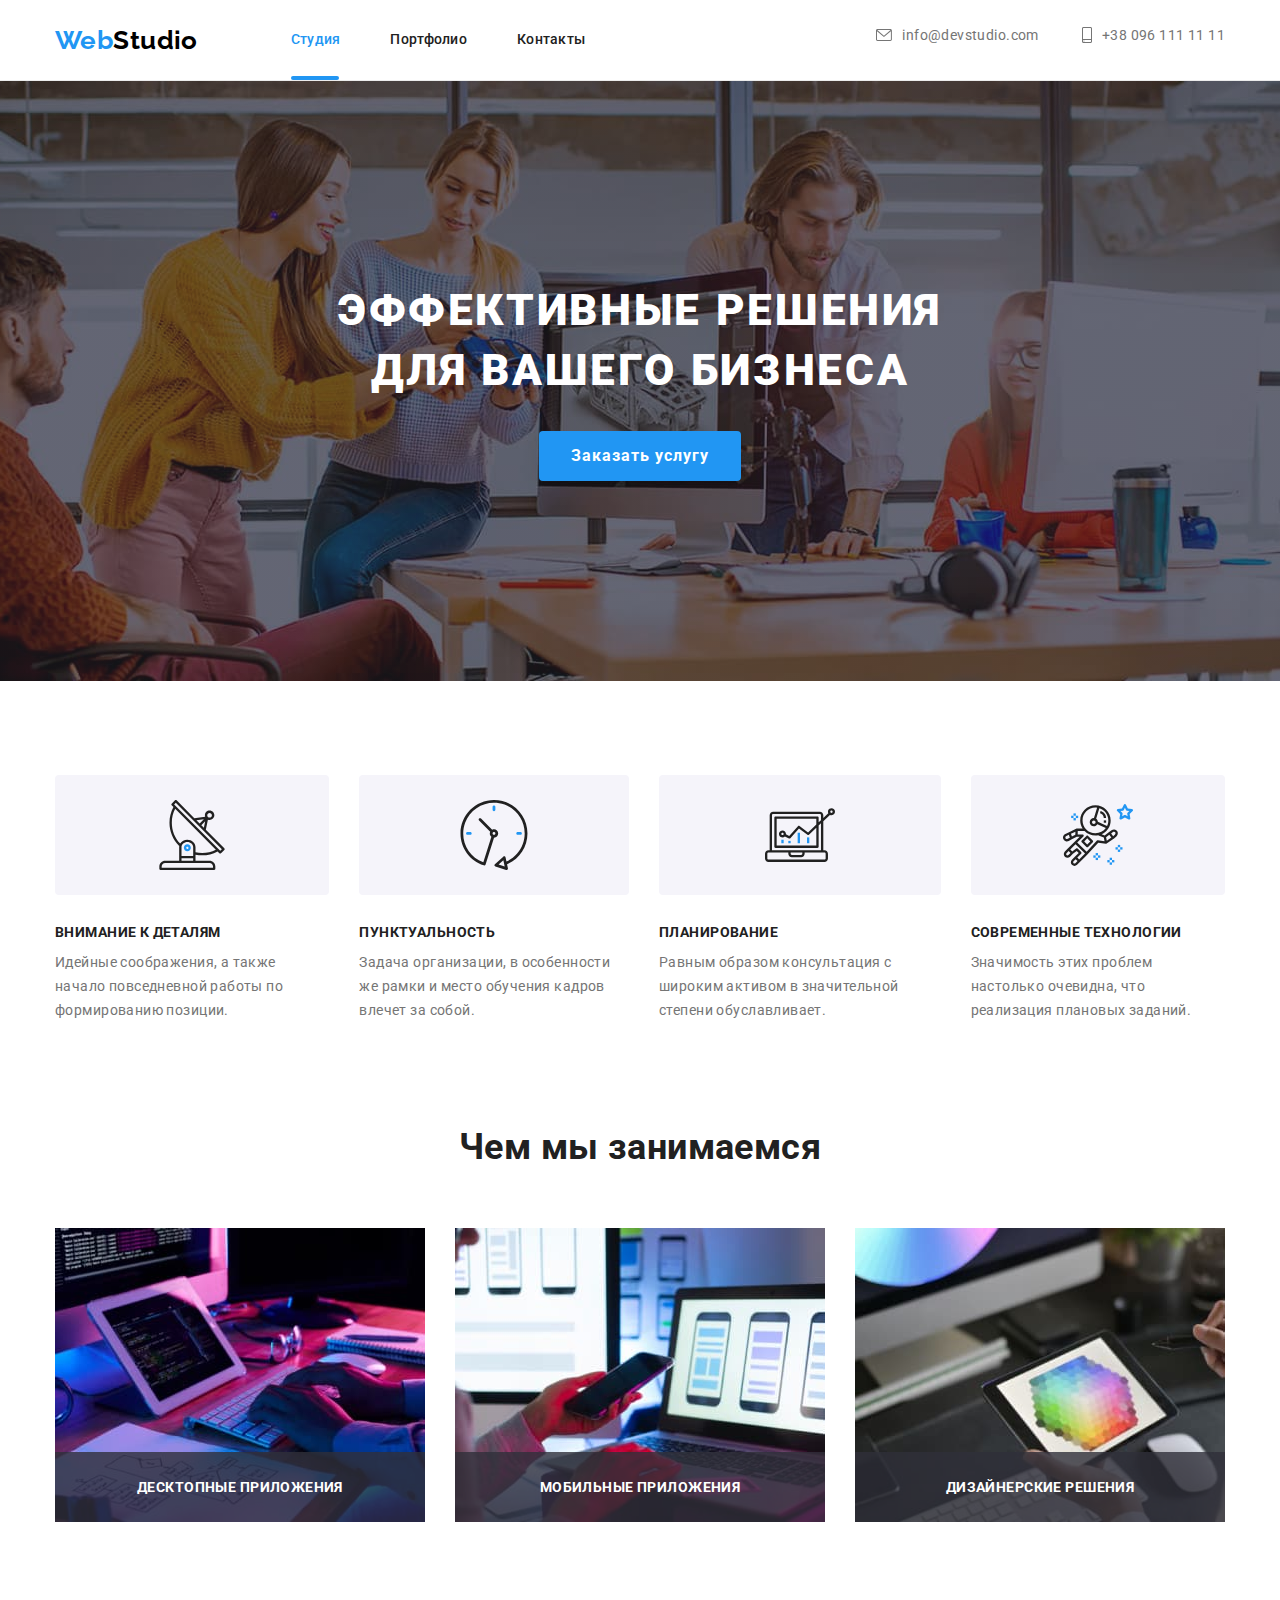
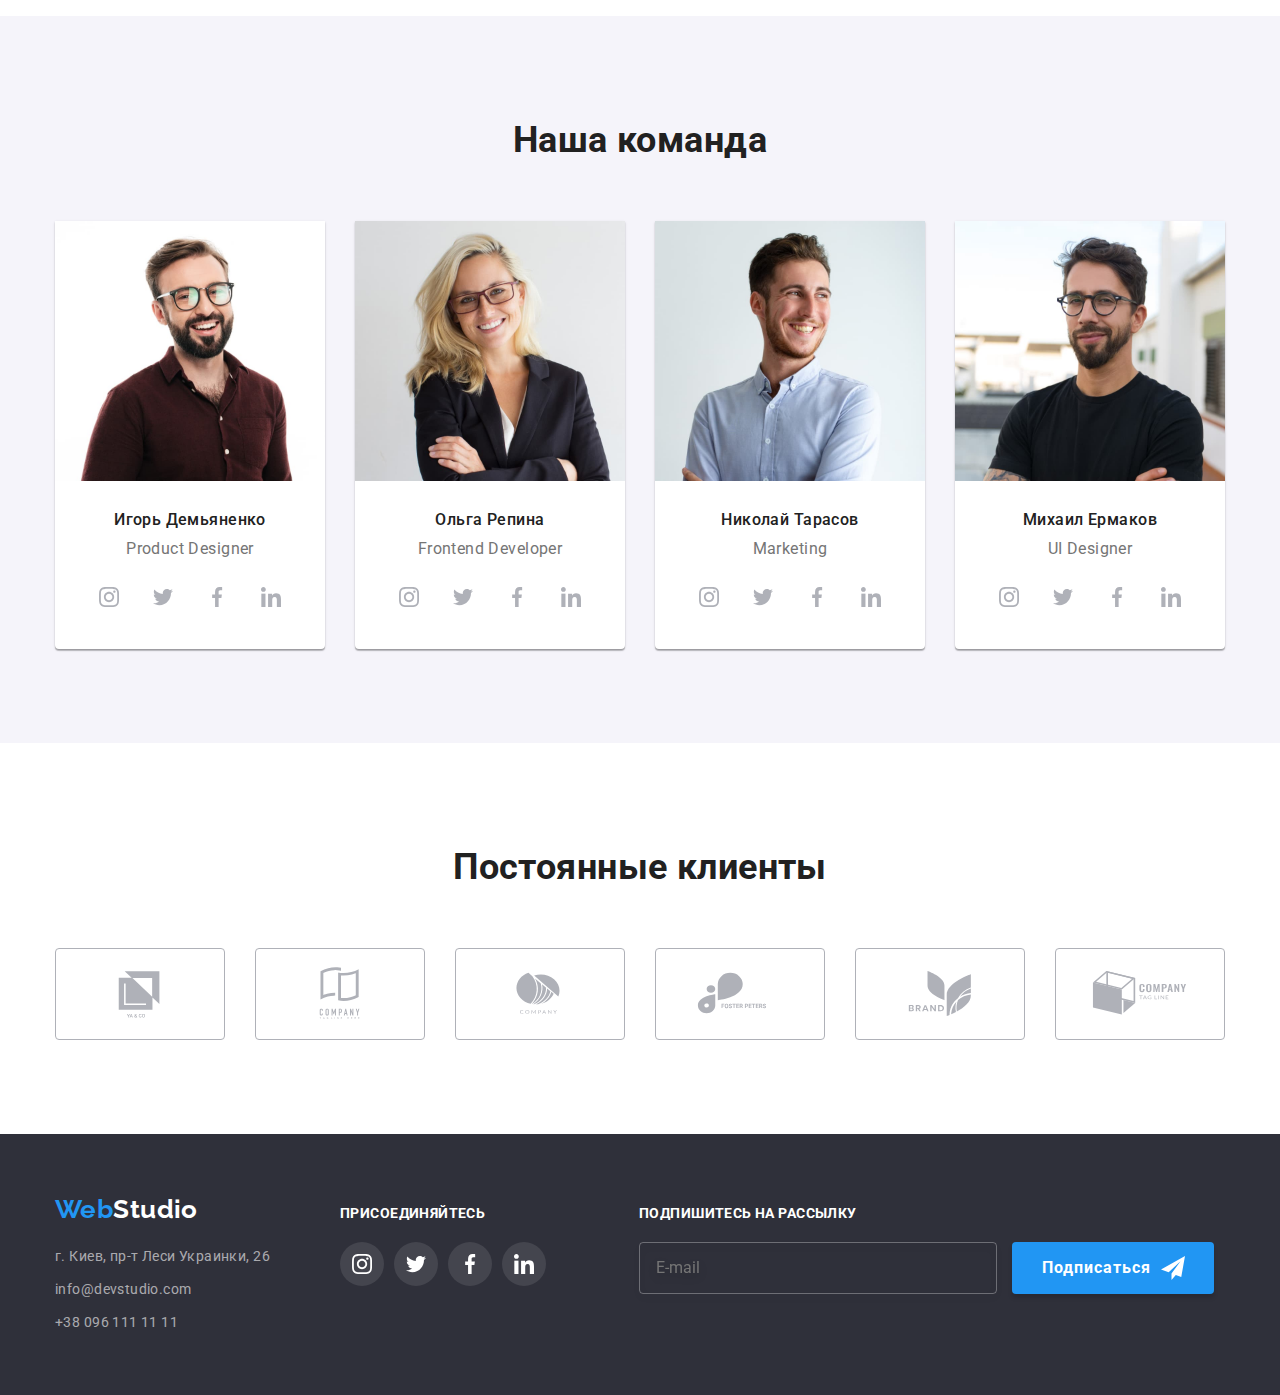
<file: index.html>
<!DOCTYPE html>
<html lang="ru">
  <head>
    <meta charset="UTF-8" />
    <meta http-equiv="X-UA-Compatible" content="IE=edge" />
    <meta name="viewport" content="width=device-width, initial-scale=1.0" />
    <title>Студия</title>
    <link rel="preconnect" href="https://fonts.googleapis.com" />
    <link rel="preconnect" href="https://fonts.gstatic.com" crossorigin />
    <link
      href="https://fonts.googleapis.com/css2?family=Raleway:wght@700&family=Roboto:wght@400;500;700;900&display=swap"
      rel="stylesheet"
    />
    <link rel="stylesheet" href="./css/modern-normalize.css" />
    <link rel="stylesheet" href="./css/style.css" />
  </head>
  <body>
    <!-- header start -->
    <header class="border">
      <div class="container flex-box">
        <nav class="nav">
          <a class="logo" href="./index.html"><span>Web</span>Studio</a>
          <ul class="nav-site">
            <li class="nav-site--item">
              <a class="nav-site--link current current-studio" href="">Студия</a>
            </li>
            <li class="nav-site--item">
              <a class="nav-site--link" href="./portfolio.html">Портфолио</a>
            </li>
            <li class="nav-site--item">
              <a class="nav-site--link" href="">Контакты</a>
            </li>
          </ul>
        </nav>

        <ul class="address">
          <li class="address-item">
            <a class="addres-cont" href="mailto:info@devstudio.com">
              <svg class="address-icon envelope">
                <use href="./images/sprite.svg#envelope"></use>
              </svg>
              info@devstudio.com
            </a>
          </li>
          <li class="address-item">
            <a class="addres-cont" href="tel:380961111111">
              <svg class="address-icon smartphone">
                <use href="./images/sprite.svg#smartphone"></use>
              </svg>
              +38 096 111 11 11
            </a>
          </li>
        </ul>
      </div>
    </header>
    <!-- header end -->

    <main>
      <!-- Hero start -->
      <section class="bg">
        <div class="hero">
          <h1 class="hero-title">
            Эффективные решения <br />
            для вашего бизнеса
          </h1>
          <button class="hero-btn button" type="button" data-modal-open>Заказать услугу</button>
        </div>
      </section>
      <!-- Hero end -->

      <!-- benefit start -->
      <section class="section">
        <div class="container">
          <h2 class="visually-hidden" aria-hidden="true" tabindex="-1">Наши преимущества</h2>
          <ul class="benefit">
            <li class="benefit-item">
              <div class="benefit-box">
                <svg class="benefit-icon">
                  <use href="./images/sprite.svg#antenna"></use>
                </svg>
              </div>
              <h3 class="benefit-item--title">Внимание к деталям</h3>
              <p>
                Идейные соображения, а также начало повседневной работы по формированию позиции.
              </p>
            </li>

            <li class="benefit-item">
              <div class="benefit-box">
                <svg class="benefit-icon">
                  <use href="./images/sprite.svg#clock"></use>
                </svg>
              </div>
              <h3 class="benefit-item--title">Пунктуальность</h3>
              <p>
                Задача организации, в особенности же рамки и место обучения кадров влечет за собой.
              </p>
            </li>

            <li class="benefit-item">
              <div class="benefit-box">
                <svg class="benefit-icon">
                  <use href="./images/sprite.svg#diagram"></use>
                </svg>
              </div>
              <h3 class="benefit-item--title">Планирование</h3>
              <p>
                Равным образом консультация с широким активом в значительной степени обуславливает.
              </p>
            </li>

            <li class="benefit-item">
              <div class="benefit-box">
                <svg class="benefit-icon">
                  <use href="./images/sprite.svg#astronaut"></use>
                </svg>
              </div>
              <h3 class="benefit-item--title">Современные технологии</h3>
              <p>Значимость этих проблем настолько очевидна, что реализация плановых заданий.</p>
            </li>
          </ul>
        </div>
      </section>
      <!-- benefit end -->

      <!-- class start -->
      <section class="section class">
        <div class="container">
          <h2 class="title">Чем мы занимаемся</h2>
          <ul class="class">
            <li class="class-item">
              <img src="./images/class-1.jpg" alt="робота за компьютером" width="370" />
              <div class="class-description">
                <p class="class-description--text">Десктопные приложения</p>
              </div>
            </li>

            <li class="class-item">
              <img src="./images/class-2.jpg" alt="робота за телефоном" width="370" />
              <div class="class-description">
                <p class="class-description--text">Мобильные приложения</p>
              </div>
            </li>

            <li class="class-item">
              <img src="./images/class-3.jpg" alt="дизайн" width="370" />
              <div class="class-description">
                <p class="class-description--text">Дизайнерские решения</p>
              </div>
            </li>
          </ul>
        </div>
      </section>
      <!-- class end -->

      <!-- team start -->
      <section class="section team-bg">
        <div class="container">
          <h2 class="title">Наша команда</h2>
          <ul class="team">
            <li class="team-item">
              <img
                class="team-item--img"
                src="./images/team-1.jpg"
                alt="Игорь Демьяненко"
                width="270"
              />
              <div class="team-content">
                <h3 class="team-item--title">Игорь Демьяненко</h3>
                <p class="team-item--text">Product Designer</p>

                <ul class="team-social">
                  <li class="team-social-box">
                    <a class="team-social-link" href="" aria-label="instagram link">
                      <svg class="team-social-svg social-link">
                        <use href="./images/sprite.svg#instagram"></use>
                      </svg>
                    </a>
                  </li>

                  <li class="team-social-box">
                    <a class="team-social-link" href="" aria-label="twitter link">
                      <svg class="team-social-svg social-link">
                        <use href="./images/sprite.svg#twitter"></use>
                      </svg>
                    </a>
                  </li>

                  <li class="team-social-box">
                    <a class="team-social-link" href="" aria-label="facebook link">
                      <svg class="team-social-svg social-link">
                        <use href="./images/sprite.svg#facebook"></use>
                      </svg>
                    </a>
                  </li>

                  <li class="team-social-box">
                    <a class="team-social-link" href="" aria-label="linkedin link">
                      <svg class="team-social-svg social-link">
                        <use href="./images/sprite.svg#linkedin"></use>
                      </svg>
                    </a>
                  </li>
                </ul>
              </div>
            </li>
            <li class="team-item">
              <img
                class="team-item--img"
                src="./images/team-2.jpg"
                alt="Ольга Репина"
                width="270"
              />
              <div class="team-content">
                <h3 class="team-item--title">Ольга Репина</h3>
                <p class="team-item--text">Frontend Developer</p>

                <ul class="team-social">
                  <li class="team-social-box">
                    <a class="team-social-link" href="" aria-label="instagram link">
                      <svg class="team-social-svg social-link">
                        <use href="./images/sprite.svg#instagram"></use>
                      </svg>
                    </a>
                  </li>

                  <li class="team-social-box">
                    <a class="team-social-link" href="" aria-label="twitter link">
                      <svg class="team-social-svg social-link">
                        <use href="./images/sprite.svg#twitter"></use>
                      </svg>
                    </a>
                  </li>

                  <li class="team-social-box">
                    <a class="team-social-link" href="" aria-label="facebook link">
                      <svg class="team-social-svg social-link">
                        <use href="./images/sprite.svg#facebook"></use>
                      </svg>
                    </a>
                  </li>

                  <li class="team-social-box">
                    <a class="team-social-link" href="" aria-label="linkedin link">
                      <svg class="team-social-svg social-link">
                        <use href="./images/sprite.svg#linkedin"></use>
                      </svg>
                    </a>
                  </li>
                </ul>
              </div>
            </li>

            <li class="team-item">
              <img
                class="team-item--img"
                src="./images/team-3.jpg"
                alt="Николай Тарасов"
                width="270"
              />
              <div class="team-content">
                <h3 class="team-item--title">Николай Тарасов</h3>
                <p class="team-item--text">Marketing</p>

                <ul class="team-social">
                  <li class="team-social-box">
                    <a class="team-social-link" href="" aria-label="instagram link">
                      <svg class="team-social-svg social-link">
                        <use href="./images/sprite.svg#instagram"></use>
                      </svg>
                    </a>
                  </li>

                  <li class="team-social-box">
                    <a class="team-social-link" href="" aria-label="twitter link">
                      <svg class="team-social-svg social-link">
                        <use href="./images/sprite.svg#twitter"></use>
                      </svg>
                    </a>
                  </li>

                  <li class="team-social-box">
                    <a class="team-social-link" href="" aria-label="facebook link">
                      <svg class="team-social-svg social-link">
                        <use href="./images/sprite.svg#facebook"></use>
                      </svg>
                    </a>
                  </li>

                  <li class="team-social-box">
                    <a class="team-social-link" href="" aria-label="linkedin link">
                      <svg class="team-social-svg social-link">
                        <use href="./images/sprite.svg#linkedin"></use>
                      </svg>
                    </a>
                  </li>
                </ul>
              </div>
            </li>

            <li class="team-item">
              <img
                class="team-item--img"
                src="./images/team-4.jpg"
                alt="Михаил Ермаков"
                width="270"
              />
              <div class="team-content">
                <h3 class="team-item--title">Михаил Ермаков</h3>
                <p class="team-item--text">UI Designer</p>

                <ul class="team-social">
                  <li class="team-social-box">
                    <a class="team-social-link" href="" aria-label="instagram link">
                      <svg class="team-social-svg social-link">
                        <use href="./images/sprite.svg#instagram"></use>
                      </svg>
                    </a>
                  </li>

                  <li class="team-social-box">
                    <a class="team-social-link" href="" aria-label="twitter link">
                      <svg class="team-social-svg social-link">
                        <use href="./images/sprite.svg#twitter"></use>
                      </svg>
                    </a>
                  </li>

                  <li class="team-social-box">
                    <a class="team-social-link" href="" aria-label="facebook link">
                      <svg class="team-social-svg social-link">
                        <use href="./images/sprite.svg#facebook"></use>
                      </svg>
                    </a>
                  </li>

                  <li class="team-social-box">
                    <a class="team-social-link" href="" aria-label="linkedin link">
                      <svg class="team-social-svg social-link">
                        <use href="./images/sprite.svg#linkedin"></use>
                      </svg>
                    </a>
                  </li>
                </ul>
              </div>
            </li>
          </ul>
        </div>
      </section>
      <!-- team end -->

      <!-- clients start -->
      <section class="section">
        <div class="container">
          <h2 class="title">Постоянные клиенты</h2>

          <ul class="clients-inner">
            <li class="clients-item">
              <a class="clients-link" href="">
                <svg class="clients-svg">
                  <use href="./images/sprite.svg#Logo-1"></use>
                </svg>
              </a>
            </li>

            <li class="clients-item">
              <a class="clients-link" href="">
                <svg class="clients-svg">
                  <use href="./images/sprite.svg#Logo-2"></use>
                </svg>
              </a>
            </li>

            <li class="clients-item">
              <a class="clients-link" href="">
                <svg class="clients-svg">
                  <use href="./images/sprite.svg#Logo-3"></use>
                </svg>
              </a>
            </li>

            <li class="clients-item">
              <a class="clients-link" href="">
                <svg class="clients-svg">
                  <use href="./images/sprite.svg#Logo-4"></use>
                </svg>
              </a>
            </li>

            <li class="clients-item">
              <a class="clients-link" href="">
                <svg class="clients-svg">
                  <use href="./images/sprite.svg#Logo-5"></use>
                </svg>
              </a>
            </li>

            <li class="clients-item">
              <a class="clients-link" href="">
                <svg class="clients-svg">
                  <use href="./images/sprite.svg#Logo-6"></use>
                </svg>
              </a>
            </li>
          </ul>
        </div>
      </section>
      <!-- clients end -->
    </main>
    <!-- footer start -->
    <footer class="footer">
      <div class="container">
        <div class="flex">
          <div class="footer-address">
            <a class="logo footer-logo" href="./index.html"><span>Web</span>Studio</a>
            <address>
              <p class="footer-cont address">г. Киев, пр-т Леси Украинки, 26</p>
              <ul>
                <li class="item">
                  <a class="footer-cont" href="mailto:info@devstudio.com">info@devstudio.com</a>
                </li>
                <li class="item">
                  <a class="footer-cont" href="tel:380961111111">+38 096 111 11 11</a>
                </li>
              </ul>
            </address>
          </div>

          <div class="footer-social">
            <h2 class="footer-social--title">присоединяйтесь</h2>
            <ul class="footer-social--inner">
              <li class="footer-social--box">
                <a class="footer-social--link" href="" aria-label="instagram link">
                  <svg class="social-link">
                    <use href="./images/sprite.svg#instagram"></use>
                  </svg>
                </a>
              </li>

              <li class="footer-social--box">
                <a class="footer-social--link" href="" aria-label="twitter link">
                  <svg class="social-link">
                    <use href="./images/sprite.svg#twitter"></use>
                  </svg>
                </a>
              </li>

              <li class="footer-social--box">
                <a class="footer-social--link" href="" aria-label="facebook link">
                  <svg class="social-link">
                    <use href="./images/sprite.svg#facebook"></use>
                  </svg>
                </a>
              </li>

              <li class="footer-social--box">
                <a class="footer-social--link" href="" aria-label="linkedin link">
                  <svg class="social-link">
                    <use href="./images/sprite.svg#linkedin"></use>
                  </svg>
                </a>
              </li>
            </ul>
          </div>

          <div class="subscribe">
            <h2 class="subscribe-title">Подпишитесь на рассылку</h2>
            <form class="form">
              <label class="form-inner">
                <input class="form-input" type="email" name="mail" placeholder="E-mail" />
              </label>

              <button class="form-btn button" type="submit">
                Подписаться
                <svg class="form-svg">
                  <use href="./images/sprite.svg#telegram"></use>
                </svg>
              </button>
            </form>
          </div>
        </div>
      </div>
    </footer>
    <!-- footer end -->

    <div class="backdrop backdrop-hidden" data-modal>
      <div class="modal">
        <button class="modal-btn" type="button" data-modal-close>
          <svg class="modal-svg">
            <use href="./images/sprite.svg#close-backdrop"></use>
          </svg>
        </button>

        <form class="modal-form">
          <h2 class="modal-title">Оставьте свои данные, мы вам перезвоним</h2>

          <label class="modal-form--field">
            <span class="modal-form--label">Имя</span>
            <svg class="modal-input-svg">
              <use href="./images/sprite.svg#form-name"></use>
            </svg>
            <input class="modal-form--input input" type="text" name="name" placeholder=" " />
          </label>

          <label class="modal-form--field">
            <span class="modal-form--label">Телефон</span>
            <svg class="modal-input-svg">
              <use href="./images/sprite.svg#form-tel"></use>
            </svg>
            <input class="modal-form--input input" type="tel" name="tel" placeholder=" " />
          </label>

          <label class="modal-form--field">
            <span class="modal-form--label">Почта</span>
            <svg class="modal-input-svg">
              <use href="./images/sprite.svg#form-mail"></use>
            </svg>
            <input class="modal-form--input input" type="email" name="mail" placeholder=" " />
          </label>

          <label class="modal-form--field textarea">
            <span class="modal-form--label">Комментарий</span>
            <textarea
              class="modal-form--textarea input"
              name="comments"
              placeholder="Введите текст"
            ></textarea>
          </label>

          <label class="modal-form--field checkbox">
            <input
              class="modal-form--checkbox"
              type="checkbox"
              name="treaty"
              value="terms of the contract"
            />
            <svg class="modal-form-svg">
              <use href="./images/sprite.svg#modal-checkbox"></use>
            </svg>
            <span class="modal-form--contract"
              >Соглашаюсь с рассылкой и принимаю
              <a class="modal-form--link" href="">Условия договора</a></span
            >
          </label>

          <div class="modal-form--wrap">
            <button class="modal-form--btn button" type="submit">Отправить</button>
          </div>
        </form>
      </div>
    </div>

    <script src="./js/modal.js"></script>
  </body>
</html>
</file>
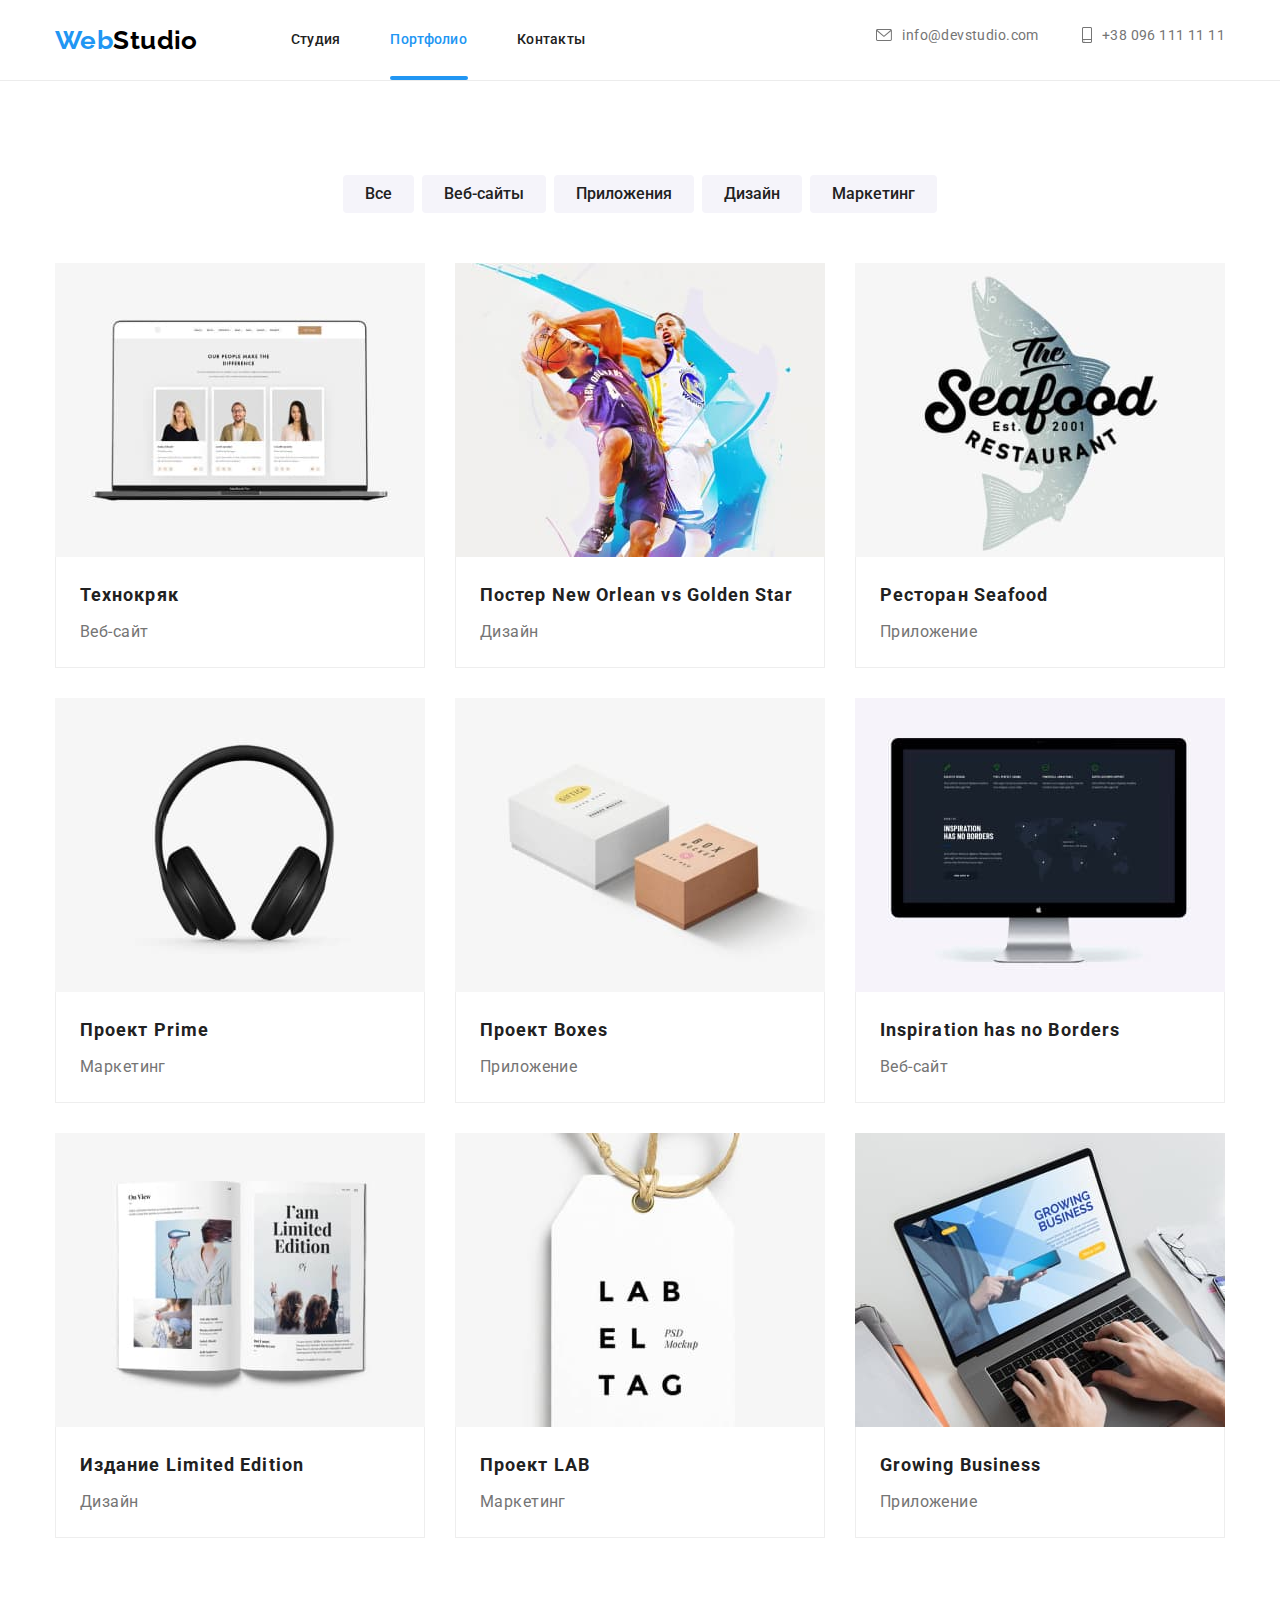
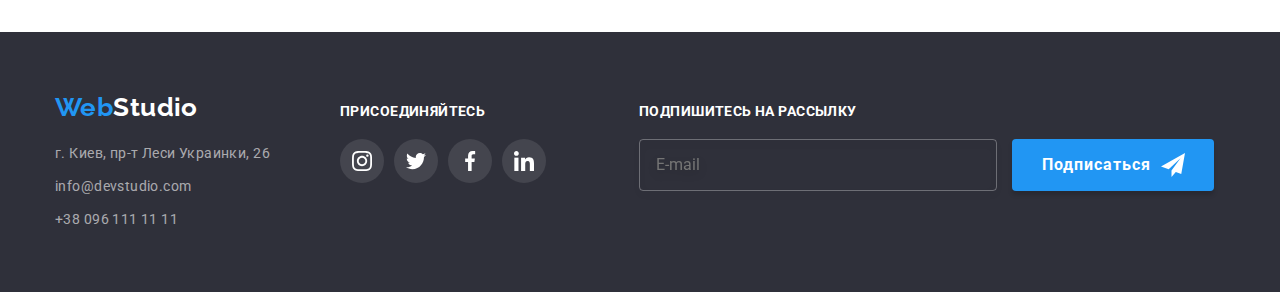
<file: portfolio.html>
<!DOCTYPE html>
<html lang="ru">
  <head>
    <meta charset="UTF-8" />
    <meta http-equiv="X-UA-Compatible" content="IE=edge" />
    <meta name="viewport" content="width=device-width, initial-scale=1.0" />
    <title>Портфолио</title>
    <link rel="preconnect" href="https://fonts.googleapis.com" />
    <link rel="preconnect" href="https://fonts.gstatic.com" crossorigin />
    <link
      href="https://fonts.googleapis.com/css2?family=Raleway:wght@700&family=Roboto:wght@400;500;700;900&display=swap"
      rel="stylesheet"
    />
    <link rel="stylesheet" href="./css/modern-normalize.css" />
    <link rel="stylesheet" href="./css/style.css" />
  </head>
  <body>
    <!-- header start -->
    <header class="border">
      <div class="container flex-box">
        <nav class="nav">
          <a class="logo" href="./index.html"><span>Web</span>Studio</a>

          <ul class="nav-site">
            <li class="nav-site--item">
              <a class="nav-site--link" href="./index.html">Студия</a>
            </li>
            <li class="nav-site--item">
              <a class="nav-site--link current current-portfolio" href="./portfolio.html"
                >Портфолио</a
              >
            </li>
            <li class="nav-site--item">
              <a class="nav-site--link" href="">Контакты</a>
            </li>
          </ul>
        </nav>

        <ul class="address">
          <li class="address-item">
            <a class="addres-cont" href="mailto:info@devstudio.com">
              <svg class="address-icon envelope">
                <use href="./images/sprite.svg#envelope"></use>
              </svg>
              info@devstudio.com
            </a>
          </li>
          <li class="address-item">
            <a class="addres-cont" href="tel:380961111111">
              <svg class="address-icon smartphone">
                <use href="./images/sprite.svg#smartphone"></use>
              </svg>
              +38 096 111 11 11
            </a>
          </li>
        </ul>
      </div>
    </header>
    <!-- header end -->
    <main>
      <section class="section">
        <div class="container">
          <h1 class="visually-hidden" aria-hidden="true" tabindex="-1">Примеры наших робот</h1>
          <!--filter start  -->

          <ul class="filter">
            <li class="filter-item">
              <button class="filter-btn" type="button">Все</button>
            </li>
            <li class="filter-item">
              <button class="filter-btn" type="button">Веб-сайты</button>
            </li>
            <li class="filter-item">
              <button class="filter-btn" type="button">Приложения</button>
            </li>
            <li class="filter-item">
              <button class="filter-btn" type="button">Дизайн</button>
            </li>
            <li class="filter-item">
              <button class="filter-btn" type="button">Маркетинг</button>
            </li>
          </ul>
          <!--filter end  -->

          <!--work examples start  -->
          <ul class="work">
            <li class="work-item">
              <a class="work-item--link" href="">
                <div class="work-inner">
                  <img
                    class="work-item-img"
                    src="./images/portfolio-img-1.jpg"
                    alt="сайт технокряк"
                    width="370"
                  />
                  <div class="work-overley">
                    <p class="work-overley--text">
                      Технокряк это современная площадка распространения коронавируса. Компании
                      используют эту платформу для цифрового шпионажа и атак на защищённые сервера
                      конкурентов.
                    </p>
                  </div>
                </div>

                <div class="work-content">
                  <h2 class="work-item--title">Технокряк</h2>
                  <p class="work-item--text">Веб-сайт</p>
                </div>
              </a>
            </li>

            <li class="work-item">
              <a class="work-item--link" href="">
                <div class="work-inner">
                  <img
                    class="work-item-img"
                    src="./images/portfolio-img-2.jpg"
                    alt="постер игры в баскетбол"
                    width="370"
                  />
                  <div class="work-overley">
                    <p class="work-overley--text">
                      Технокряк это современная площадка распространения коронавируса. Компании
                      используют эту платформу для цифрового шпионажа и атак на защищённые сервера
                      конкурентов.
                    </p>
                  </div>
                </div>

                <div class="work-content">
                  <h2 class="work-item--title">Постер New Orlean vs Golden Star</h2>
                  <p class="work-item--text">Дизайн</p>
                </div>
              </a>
            </li>

            <li class="work-item">
              <a class="work-item--link" href="">
                <div class="work-inner">
                  <img
                    class="work-item-img"
                    src="./images/portfolio-img-3.jpg"
                    alt="логотип ресторана Seafood"
                    width="370"
                  />
                  <div class="work-overley">
                    <p class="work-overley--text">
                      Технокряк это современная площадка распространения коронавируса. Компании
                      используют эту платформу для цифрового шпионажа и атак на защищённые сервера
                      конкурентов.
                    </p>
                  </div>
                </div>

                <div class="work-content">
                  <h2 class="work-item--title">Ресторан Seafood</h2>
                  <p class="work-item--text">Приложение</p>
                </div>
              </a>
            </li>

            <li class="work-item">
              <a class="work-item--link" href="">
                <div class="work-inner">
                  <img
                    class="work-item-img"
                    src="./images/portfolio-img-4.jpg"
                    alt="наушники"
                    width="370"
                  />
                  <div class="work-overley">
                    <p class="work-overley--text">
                      Технокряк это современная площадка распространения коронавируса. Компании
                      используют эту платформу для цифрового шпионажа и атак на защищённые сервера
                      конкурентов.
                    </p>
                  </div>
                </div>

                <div class="work-content">
                  <h2 class="work-item--title">Проект Prime</h2>
                  <p class="work-item--text">Маркетинг</p>
                </div>
              </a>
            </li>

            <li class="work-item">
              <a class="work-item--link" href="">
                <div class="work-inner">
                  <img
                    class="work-item-img"
                    src="./images/portfolio-img-5.jpg"
                    alt="две коробки"
                    width="370"
                  />
                  <div class="work-overley">
                    <p class="work-overley--text">
                      Технокряк это современная площадка распространения коронавируса. Компании
                      используют эту платформу для цифрового шпионажа и атак на защищённые сервера
                      конкурентов.
                    </p>
                  </div>
                </div>

                <div class="work-content">
                  <h2 class="work-item--title">Проект Boxes</h2>
                  <p class="work-item--text">Приложение</p>
                </div>
              </a>
            </li>

            <li class="work-item">
              <a class="work-item--link" href="">
                <div class="work-inner">
                  <img
                    class="work-item-img"
                    src="./images/portfolio-img-6.jpg"
                    alt="Веб-сайт"
                    width="370"
                  />
                  <div class="work-overley">
                    <p class="work-overley--text">
                      Технокряк это современная площадка распространения коронавируса. Компании
                      используют эту платформу для цифрового шпионажа и атак на защищённые сервера
                      конкурентов.
                    </p>
                  </div>
                </div>

                <div class="work-content">
                  <h2 class="work-item--title">Inspiration has no Borders</h2>
                  <p class="work-item--text">Веб-сайт</p>
                </div>
              </a>
            </li>

            <li class="work-item">
              <a class="work-item--link" href="">
                <div class="work-inner">
                  <img
                    class="work-item-img"
                    src="./images/portfolio-img-7.jpg"
                    alt="журнал Limited Edition"
                    width="370"
                  />
                  <div class="work-overley">
                    <p class="work-overley--text">
                      Технокряк это современная площадка распространения коронавируса. Компании
                      используют эту платформу для цифрового шпионажа и атак на защищённые сервера
                      конкурентов.
                    </p>
                  </div>
                </div>

                <div class="work-content">
                  <h2 class="work-item--title">Издание Limited Edition</h2>
                  <p class="work-item--text">Дизайн</p>
                </div>
              </a>
            </li>

            <li class="work-item">
              <a class="work-item--link" href="">
                <div class="work-inner">
                  <img
                    class="work-item-img"
                    src="./images/portfolio-img-8.jpg"
                    alt="Проект LAB"
                    width="370"
                  />
                  <div class="work-overley">
                    <p class="work-overley--text">
                      Технокряк это современная площадка распространения коронавируса. Компании
                      используют эту платформу для цифрового шпионажа и атак на защищённые сервера
                      конкурентов.
                    </p>
                  </div>
                </div>

                <div class="work-content">
                  <h2 class="work-item--title">Проект LAB</h2>
                  <p class="work-item--text">Маркетинг</p>
                </div>
              </a>
            </li>

            <li class="work-item">
              <a class="work-item--link" href="">
                <div class="work-inner">
                  <img
                    class="work-item-img"
                    src="./images/portfolio-img-9.jpg"
                    alt="Приложение Growing Business"
                    width="370"
                  />
                  <div class="work-overley">
                    <p class="work-overley--text">
                      Технокряк это современная площадка распространения коронавируса. Компании
                      используют эту платформу для цифрового шпионажа и атак на защищённые сервера
                      конкурентов.
                    </p>
                  </div>
                </div>

                <div class="work-content">
                  <h2 class="work-item--title">Growing Business</h2>
                  <p class="work-item--text">Приложение</p>
                </div>
              </a>
            </li>
          </ul>
          <!--work examples end  -->
        </div>
      </section>
    </main>

    <!-- footer start -->
    <footer class="footer">
      <div class="container">
        <div class="flex">
          <div class="footer-address">
            <a class="logo footer-logo" href="./index.html"><span>Web</span>Studio</a>
            <address>
              <p class="footer-cont address">г. Киев, пр-т Леси Украинки, 26</p>
              <ul>
                <li class="item">
                  <a class="footer-cont" href="mailto:info@devstudio.com">info@devstudio.com</a>
                </li>
                <li class="item">
                  <a class="footer-cont" href="tel:380961111111">+38 096 111 11 11</a>
                </li>
              </ul>
            </address>
          </div>

          <div class="footer-social">
            <h2 class="footer-social--title">присоединяйтесь</h2>
            <ul class="footer-social--inner">
              <li class="footer-social--box">
                <a class="footer-social--link" href="" aria-label="instagram link">
                  <svg class="social-link">
                    <use href="./images/sprite.svg#instagram"></use>
                  </svg>
                </a>
              </li>

              <li class="footer-social--box">
                <a class="footer-social--link" href="" aria-label="twitter link">
                  <svg class="social-link">
                    <use href="./images/sprite.svg#twitter"></use>
                  </svg>
                </a>
              </li>

              <li class="footer-social--box">
                <a class="footer-social--link" href="" aria-label="facebook link">
                  <svg class="social-link">
                    <use href="./images/sprite.svg#facebook"></use>
                  </svg>
                </a>
              </li>

              <li class="footer-social--box">
                <a class="footer-social--link" href="" aria-label="linkedin link">
                  <svg class="social-link">
                    <use href="./images/sprite.svg#linkedin"></use>
                  </svg>
                </a>
              </li>
            </ul>
          </div>

          <div class="subscribe">
            <h2 class="subscribe-title">Подпишитесь на рассылку</h2>
            <form class="form">
              <label class="form-inner">
                <input class="form-input" type="email" name="mail" placeholder="E-mail" />
              </label>

              <button class="form-btn button" type="submit">
                Подписаться
                <svg class="form-svg">
                  <use href="./images/sprite.svg#telegram"></use>
                </svg>
              </button>
            </form>
          </div>
        </div>
      </div>
    </footer>
    <!-- footer end -->
  </body>
</html>
</file>
<file: css/style.css>
:root {
  --main-color: #ffffff;
  --second-bg-color: #2f303a;
  --text-color: #757575;
  --title-color: #212121;
  --hover-color: #2196f3;
  --footer-text-color: rgba(255, 255, 255, 0.6);
  --filter-btn-bg: #f5f4fa;
  --logo-color: #000000;
  --border-work-color: #eeeeee;
  --svg-color: #afb1b8;
  --animation-cubic-bezier: cubic-bezier(0.4, 0, 0.2, 1);
}

body {
  background-color: var(--main-color);
  color: var(--text-color);
  font-family: 'Roboto', sans-serif;
  font-size: 14px;
  line-height: 1.71;
  letter-spacing: 0.03em;
}
a {
  text-decoration: none;
}
ul {
  margin: 0;
  padding: 0;
}
li {
  list-style: none;
}
h1,
h2,
h3,
h4,
h5,
h6,
p {
  margin: 0;
}

img {
  display: block;
  max-width: 100%;
  height: auto;
}

button {
  border: none;
}

.button {
  border: none;
  border-radius: 4px;
  box-shadow: 0px 4px 4px rgba(0, 0, 0, 0.15);
  background-color: var(--hover-color);
  color: var(--main-color);
  font-family: 'Roboto', sans-serif;
  font-weight: 700;
  font-size: 16px;
  line-height: 1.87;
  letter-spacing: 0.06em;
  cursor: pointer;
}

.section {
  padding-top: 94px;
  padding-bottom: 94px;
}

.container {
  width: 1200px;
  margin-left: auto;
  margin-right: auto;
  padding-left: 15px;
  padding-right: 15px;
}

.visually-hidden {
  position: absolute;
  white-space: nowrap;
  width: 1px;
  height: 1px;
  overflow: hidden;
  border: 0;
  padding: 0;
  clip: rect(0 0 0 0);
  clip-path: inset(50%);
  margin: -1px;
}

/* header start */
.border {
  border-bottom: 1px solid #ececec;
}
.flex-box {
  display: flex;
  align-items: center;
}
.nav {
  display: flex;
  align-items: center;
}
.logo {
  color: var(--logo-color);
  font-family: 'Raleway', sans-serif;
  font-weight: 700;
  font-size: 26px;
  line-height: 1.19;
}
.logo span {
  color: var(--hover-color);
}
.nav-site {
  display: flex;
  margin-left: 93px;
}

.nav-site--item {
  position: relative;
}

.nav-site--item:not(:last-child) {
  margin-right: 50px;
}
.nav-site--link {
  display: block;
  padding-top: 32px;
  padding-bottom: 32px;
  color: var(--title-color);
  font-weight: 500;
  line-height: 1.14;
  letter-spacing: 0.02em;

  transition: color 250ms var(--animation-cubic-bezier);
}
.current {
  color: var(--hover-color);
}

.current-portfolio::after,
.current-studio::after {
  content: '';
  position: absolute;
  bottom: 0;
  left: 0;
  display: inline-block;
  border-radius: 4px;
  height: 4px;

  background-color: var(--hover-color);
}

.current-studio::after {
  width: 48px;
}

.current-portfolio::after {
  width: 78px;
}

.address {
  display: flex;
  margin-left: auto;
}

.address-item:not(:last-child) {
  margin-right: 43px;
}

.address-item {
  display: flex;
  align-items: center;
}

.addres-cont {
  display: flex;
  align-items: center;
  color: var(--text-color);

  transition: color 250ms var(--animation-cubic-bezier);
}

.address-icon {
  display: inline-block;
  vertical-align: middle;
  margin-right: 10px;
  fill: currentColor;
}

.envelope {
  width: 16px;
  height: 12px;
}

.smartphone {
  width: 10px;
  height: 16px;
}

.nav-site--link:hover,
.addres-cont:hover,
.address-icon:hover,
.nav-site--link:focus,
.address-icon:focus,
.addres-cont:focus {
  fill: var(--hover-color);
  color: var(--hover-color);
}
/* header end */

/* Hero start */
.bg {
  max-width: 1600px;
  height: 600px;
  margin-left: auto;
  margin-right: auto;
  background-color: var(--second-bg-color);
  background-image: linear-gradient(to right, rgba(47, 48, 58, 0.4), rgba(47, 48, 58, 0.4)),
    url('../images/hero-bg.jpg');
  background-position: center;
  background-repeat: no-repeat;
  background-size: cover;
}

.hero {
  text-align: center;
  padding-top: 200px;
  padding-bottom: 200px;
}

.hero-title {
  margin-bottom: 30px;
  color: var(--main-color);
  font-weight: 900;
  font-size: 44px;
  line-height: 1.36;
  letter-spacing: 0.06em;
  text-transform: uppercase;
}
.hero-btn {
  padding-top: 10px;
  padding-right: 32px;
  padding-bottom: 10px;
  padding-left: 32px;

  transition: transform 250ms var(--animation-cubic-bezier);
}

.hero-btn:hover {
  transform: skew(-10deg);
}
/* Hero end */

/* benefit start */
.benefit {
  display: flex;
}
.benefit-item {
  width: calc((100%-90px) / 4);
}
.benefit-item:not(:last-child) {
  margin-right: 30px;
}

.benefit-box {
  display: flex;
  justify-content: center;
  align-items: center;
  margin-bottom: 30px;
  height: 120px;
  border-radius: 4px;

  background-color: var(--filter-btn-bg);
}

.benefit-icon {
  width: 70px;
  height: 70px;
}

.benefit-item--title {
  margin-bottom: 10px;
  color: var(--title-color);
  font-weight: 700;
  font-size: 14px;
  line-height: 1.14;
  text-transform: uppercase;
}
/* benefit end */

/* class start */
.class {
  display: flex;
  justify-content: space-between;
  padding-top: 0;
}

.class-item {
  position: relative;
}

.class-description {
  position: absolute;
  bottom: 0;
  min-width: 370px;
  padding-top: 27px;
  padding-bottom: 27px;
  background-color: rgba(47, 48, 58, 0.8);
}

.class-description--text {
  color: var(--main-color);

  font-weight: 700;
  line-height: 1.145;
  text-transform: uppercase;
  text-align: center;
}
.title {
  margin-bottom: 50px;
  color: var(--title-color);
  font-weight: 700;
  font-size: 36px;
  line-height: 1.7;
  text-align: center;
}
/* class end */

/* team start */
.team-bg {
  background-color: var(--filter-btn-bg);
}
.team {
  display: flex;
}
.team-item {
  border-bottom-left-radius: 4px;
  border-bottom-right-radius: 4px;
  width: calc((100%-90px) / 4);
  background-color: var(--main-color);
  text-align: center;

  box-shadow: 0px 1px 3px rgba(0, 0, 0, 0.12), 0px 1px 1px rgba(0, 0, 0, 0.14),
    0px 2px 1px rgba(0, 0, 0, 0.2);
}
.team-item:not(:last-child) {
  margin-right: 30px;
}

.team-content {
  padding-top: 30px;
  padding-bottom: 30px;
}

.team-item--title {
  margin-bottom: 10px;
  color: var(--title-color);
  font-weight: 500;
  font-size: 16px;
  line-height: 1.18;
}
.team-item--text {
  margin-bottom: 16px;
  font-size: 16px;
  line-height: 1.18;
}

.team-social {
  display: flex;
  justify-content: center;
}

.team-social-link {
  display: flex;
  justify-content: center;
  align-items: center;
  width: 44px;
  height: 44px;
  border-radius: 50%;

  fill: var(--svg-color);

  transition: background-color 250ms var(--animation-cubic-bezier),
    fill 250ms var(--animation-cubic-bezier);
}

.team-social-box:not(:last-child) {
  margin-right: 10px;
}

.social-link {
  width: 20px;
  height: 20px;
}

.team-social-link:hover,
.team-social-link:focus {
  fill: var(--main-color);
  background-color: var(--hover-color);
}
/* team end */

/* clients start */
.clients-inner {
  display: flex;
}

.clients-link {
  display: flex;
  justify-content: center;
  align-items: center;
  width: 170px;
  height: 92px;

  border: 1px solid var(--svg-color);
  border-radius: 4px;

  fill: var(--svg-color);

  transition: background-color 250ms var(--animation-cubic-bezier),
    fill 250ms var(--animation-cubic-bezier);
}

.clients-item:not(:last-child) {
  margin-right: 30px;
}

.clients-svg {
  width: 106px;
  height: 60px;
}

.clients-link:hover,
.clients-link:focus {
  fill: var(--hover-color);
  border-color: var(--hover-color);
}

/* clients end */

/* portfolio start */
/* filter start */
.filter {
  display: flex;
  margin-bottom: 50px;
  justify-content: center;
}
.filter-item:not(:last-child) {
  margin-right: 8px;
}
.filter-btn {
  padding-top: 6px;
  padding-right: 22px;
  padding-bottom: 6px;
  padding-left: 22px;

  border-radius: 4px;

  background-color: var(--filter-btn-bg);
  color: var(--title-color);
  font-family: 'Roboto', sans-serif;
  font-weight: 500;
  font-size: 16px;
  line-height: 1.62;
  text-align: center;

  cursor: pointer;
  transition: background-color 250ms var(--animation-cubic-bezier),
    color 250ms var(--animation-cubic-bezier), box-shadow 250ms var(--animation-cubic-bezier);
}
.filter-btn:hover,
.filter-btn:focus {
  background-color: var(--hover-color);
  color: var(--main-color);

  box-shadow: 0px 3px 1px rgba(0, 0, 0, 0.1), 0px 1px 2px rgba(0, 0, 0, 0.08),
    0px 2px 2px rgba(0, 0, 0, 0.12);
}
/* filter end */

/* work examples start */

.work {
  display: flex;
  flex-wrap: wrap;
}
.work-item {
  width: calc((100% - 60px) / 3);

  background-color: var(--main-color);
}

.work-item:not(:nth-child(3n)) {
  margin-right: 30px;
}

.work-item:not(:nth-last-child(-n + 3)) {
  margin-bottom: 30px;
}

.work-inner {
  position: relative;
  overflow: hidden;
}

.work-overley {
  position: absolute;
  top: 0;
  min-height: 294px;

  padding-top: 63px;
  padding-right: 24px;
  padding-bottom: 63px;
  padding-left: 24px;

  background-color: rgba(33, 150, 243, 0.9);

  transform: translateY(100%);

  transition: transform 250ms var(--animation-cubic-bezier),
    opacity 250ms var(--animation-cubic-bezier), box-shadow 250ms var(--animation-cubic-bezier);

  opacity: 0;
}

.work-overley--text {
  color: var(--main-color);
  font-size: 18px;
  line-height: 1.55;
}

.work-item:hover {
  box-shadow: 0px 1px 1px rgba(0, 0, 0, 0.12), 0px 4px 4px rgba(0, 0, 0, 0.06),
    1px 4px 6px rgba(0, 0, 0, 0.16);
}

.work-item:hover .work-overley {
  transform: translateY(0);
  opacity: 1;
}

.work-content {
  padding-top: 20px;
  padding-right: 24px;
  padding-bottom: 20px;
  padding-left: 24px;
  background-color: var(--main-color);
  border-right: 1px solid var(--border-work-color);
  border-bottom: 1px solid var(--border-work-color);
  border-left: 1px solid var(--border-work-color);
}

.work-item--title {
  margin-bottom: 4px;
  color: var(--title-color);
  font-weight: 700;
  font-size: 18px;
  line-height: 2;
  letter-spacing: 0.06em;
}
.work-item--text {
  color: var(--text-color);
  font-size: 16px;
  line-height: 1.87;
}
/* work examples end */
/* portfolio end */

/* footer start */
.footer {
  padding-top: 60px;
  padding-bottom: 60px;

  background-color: var(--second-bg-color);
}

.flex {
  display: flex;
  align-items: baseline;
}

.footer-address {
  display: flex;
  flex-direction: column;
  margin-right: 70px;
}

.footer-logo {
  margin-bottom: 20px;
  color: var(--main-color);
}

.address{
  margin-bottom: 9px;
}

.item:not(:last-child) {
  margin-bottom: 9px;
}
.footer-cont {
  color: var(--footer-text-color);
  font-style: normal;

  transition: color 250ms var(--animation-cubic-bezier);
}
.footer-cont:hover,
.footer-cont:focus {
  color: var(--main-color);
}

.footer-social {
  display: flex;
  align-items: baseline;
  flex-direction: column;
}

.footer-social--title {
  margin-bottom: 20px;
  color: var(--main-color);
  font-weight: 700;
  font-size: 14px;
  line-height: 1.14;
  text-transform: uppercase;
}

.footer-social--inner {
  display: flex;
}

.footer-social--box:not(:last-child) {
  margin-right: 10px;
}

.footer-social--link {
  display: flex;
  justify-content: center;
  align-items: center;
  width: 44px;
  height: 44px;
  border-radius: 50%;

  background: rgba(255, 255, 255, 0.1);
  fill: var(--main-color);

  transition: background-color 250ms var(--animation-cubic-bezier);
}

.footer-social--link:hover,
.footer-social--link:focus {
  background-color: var(--hover-color);
}

.subscribe {
  display: flex;
  flex-direction: column;
  align-items: baseline;

  margin-left: 93px;
}

.subscribe-title {
  margin-bottom: 20px;

  color: var(--main-color);

  font-weight: 700;
  font-size: 14px;
  line-height: 1.14;
  text-transform: uppercase;
}

.form-inner {
  margin-right: 12px;
}

.form-input {
  padding-top: 15px;
  padding-right: 5px;
  padding-bottom: 15px;
  padding-left: 16px;

  min-width: 358px;

  color: rgba(255, 255, 255, 0.6);
  background-color: transparent;

  font-size: 16px;
  line-height: 1.25;

  outline: none;

  border: 1px solid rgba(255, 255, 255, 0.3);
  border-radius: 4px;
  filter: drop-shadow(0px 4px 4px rgba(0, 0, 0, 0.15));
}

.form-btn {
  display: inline-flex;
  align-items: center;

  padding-top: 10px;
  padding-right: 28px;
  padding-bottom: 10px;
  padding-left: 29px;

  border: 1px solid transparent;
}

.form-svg {
  margin-left: 10px;

  width: 24px;
  height: 24px;

  fill: var(--main-color);
}

/* footer end */

/* --------------backdrop----------------- */
.backdrop {
  position: fixed;
  top: 0;
  left: 0;
  width: 100%;
  height: 100%;

  background-color: rgba(0, 0, 0, 0.2);

  opacity: 1;
  transition: opacity 250ms var(--animation-cubic-bezier);
}

.backdrop-hidden {
  opacity: 0;
  pointer-events: none;
}

.backdrop-hidden .modal {
  transform: translate(-50%, -50%) scale(1.2);
}

.modal {
  position: absolute;
  top: 50%;
  left: 50%;
  transform: translate(-50%, -50%);

  min-width: 528px;
  min-height: 581px;

  background-color: var(--main-color);
  box-shadow: 0px 1px 3px rgba(0, 0, 0, 0.12), 0px 1px 1px rgba(0, 0, 0, 0.14),
    0px 2px 1px rgba(0, 0, 0, 0.2);
  border-radius: 4px;

  transform: translate(-50%, -50%) scale(1);
  transition: transform 250ms var(--animation-cubic-bezier);
}

.modal-btn {
  display: flex;
  align-items: center;

  position: absolute;
  top: 8px;
  right: 8px;

  width: 30px;
  height: 30px;

  background-color: transparent;
  border: 1px solid rgba(0, 0, 0, 0.1);
  border-radius: 50%;

  cursor: pointer;
  transition: transform 250ms var(--animation-cubic-bezier),
    fill 250ms var(--animation-cubic-bezier);
}

.modal-svg {
  width: 18px;
  height: 18px;
}

.modal-btn:hover,
.modal-btn:focus {
  transform: rotate(45deg);
  fill: var(--hover-color);
}

.modal-form {
  display: flex;
  flex-direction: column;

  padding-top: 40px;
  padding-right: 40px;
  padding-bottom: 40px;
  padding-left: 40px;

  min-width: 448px;
}

.modal-title {
  margin-bottom: 12px;

  color: var(--title-color);
  font-weight: 700;
  font-size: 20px;
  line-height: 1.15;
  text-align: center;
}

.modal-form--field {
  position: relative;

  margin-bottom: 10px;

  color: var(--text-color);

  font-size: 12px;
  line-height: 1.16;
  letter-spacing: 0.01em;
}

.modal-form--label {
  display: block;
  margin-bottom: 4px;
}

.input {
  width: 100%;

  color: rgba(117, 117, 117, 0.5);

  border: 1px solid rgba(33, 33, 33, 0.2);
  border-radius: 4px;

  outline: none;
}

.modal-form--input {
  padding-top: 12px;
  padding-right: 10px;
  padding-bottom: 12px;
  padding-left: 42px;

  transition: border-color 250ms var(--animation-cubic-bezier);
}

.modal-input-svg {
  position: absolute;
  top: 27px;
  left: 12px;

  width: 18px;
  height: 18px;

  fill: var(--title-color);

  transition: fill 250ms var(--animation-cubic-bezier);
}

.modal-form--field:focus-within > .modal-input-svg {
  fill: var(--hover-color);
}

.modal-form--input:hover,
.modal-form--input:focus {
  border-color: var(--hover-color);
}

.modal-form--field:hover .modal-input-svg {
  fill: var(--hover-color);
}

.textarea {
  margin-bottom: 20px;
}

.modal-form--textarea {
  padding-top: 12px;
  padding-right: 16px;
  padding-bottom: 12px;
  padding-left: 16px;

  height: 120px;

  resize: none;
  transition: border-color 250ms var(--animation-cubic-bezier);
}

.modal-form--textarea:hover,
.modal-form--textarea:focus {
  border-color: var(--hover-color);
}

.modal-form--textarea::placeholder {
  color: inherit;
}

.checkbox {
  display: flex;
  justify-content: center;
  align-items: center;
  margin-bottom: 30px;

  cursor: pointer;
}

.modal-form--checkbox {
  position: absolute;
  width: 1px;
  height: 1px;
  margin: -1px;
  border: 0;
  padding: 0;
  clip: rect(0 0 0 0);
  overflow: hidden;
}

.modal-form-svg {
  width: 16px;
  height: 15px;
  margin-right: 8px;

  border: 2px solid var(--title-color);
  border-radius: 2px;
  fill: transparent;

  transition: background-color 250ms var(--animation-cubic-bezier),
    fill 250ms var(--animation-cubic-bezier), border-color 250ms var(--animation-cubic-bezier);
}

.modal-form--checkbox:checked + .modal-form-svg {
  border-color: transparent;

  background-color: var(--hover-color);
  fill: var(--main-color);
}

.modal-form--contract {
  position: relative;
  font-size: 14px;
  line-height: 1.71;
}

.modal-form--link {
  position: relative;
  color: var(--hover-color);
}

.modal-form--link::after {
  content: '';

  position: absolute;
  right: 0;
  bottom: 0;

  display: inline-block;
  width: 100%;
  height: 1px;
  background-color: var(--hover-color);
}

.modal-form--wrap {
  display: flex;
  justify-content: center;
}

.modal-form--btn {
  padding-top: 10px;
  padding-right: 55px;
  padding-bottom: 10px;
  padding-left: 56px;

  transition: transform 250ms var(--animation-cubic-bezier),
    background-color 250ms var(--animation-cubic-bezier);
}

.modal-form--btn:hover,
.modal-form--btn:focus {
  background-color: #188ce8;
  transform: skew(-10deg);
}
</file>
